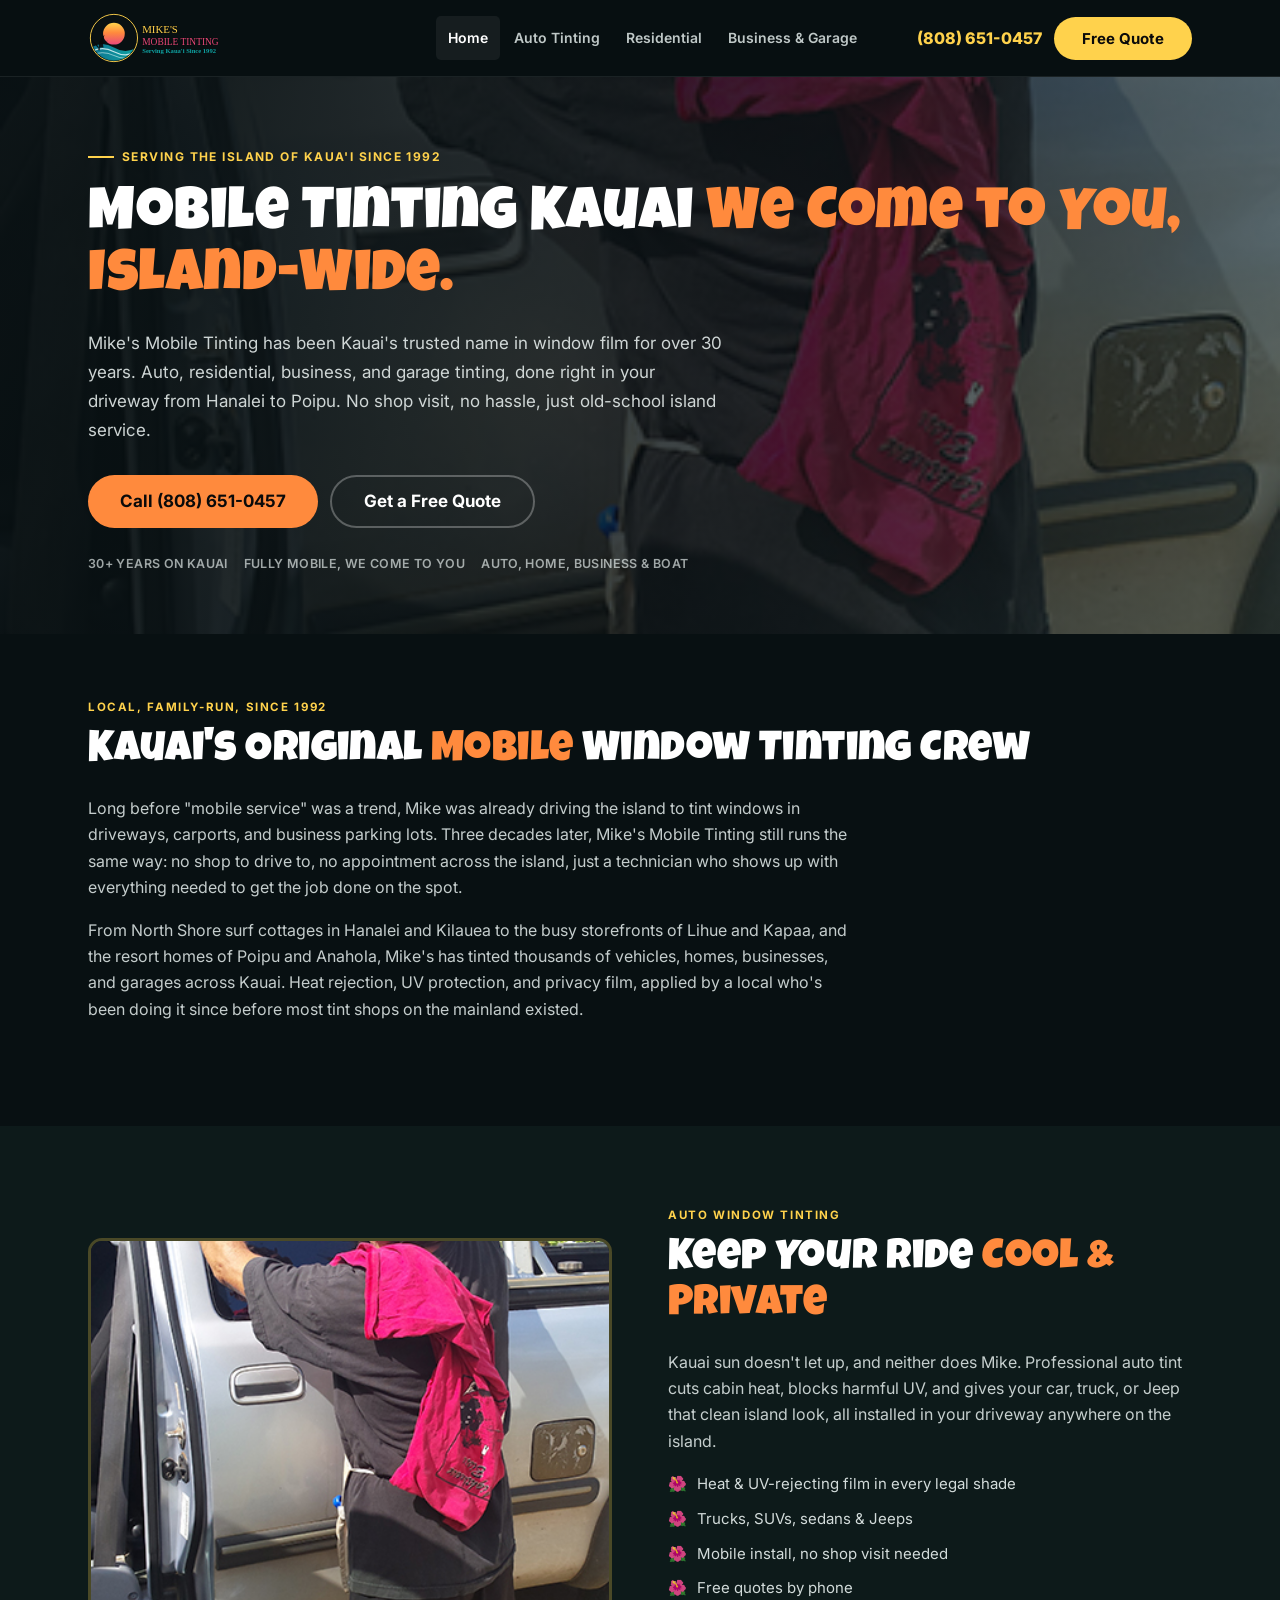
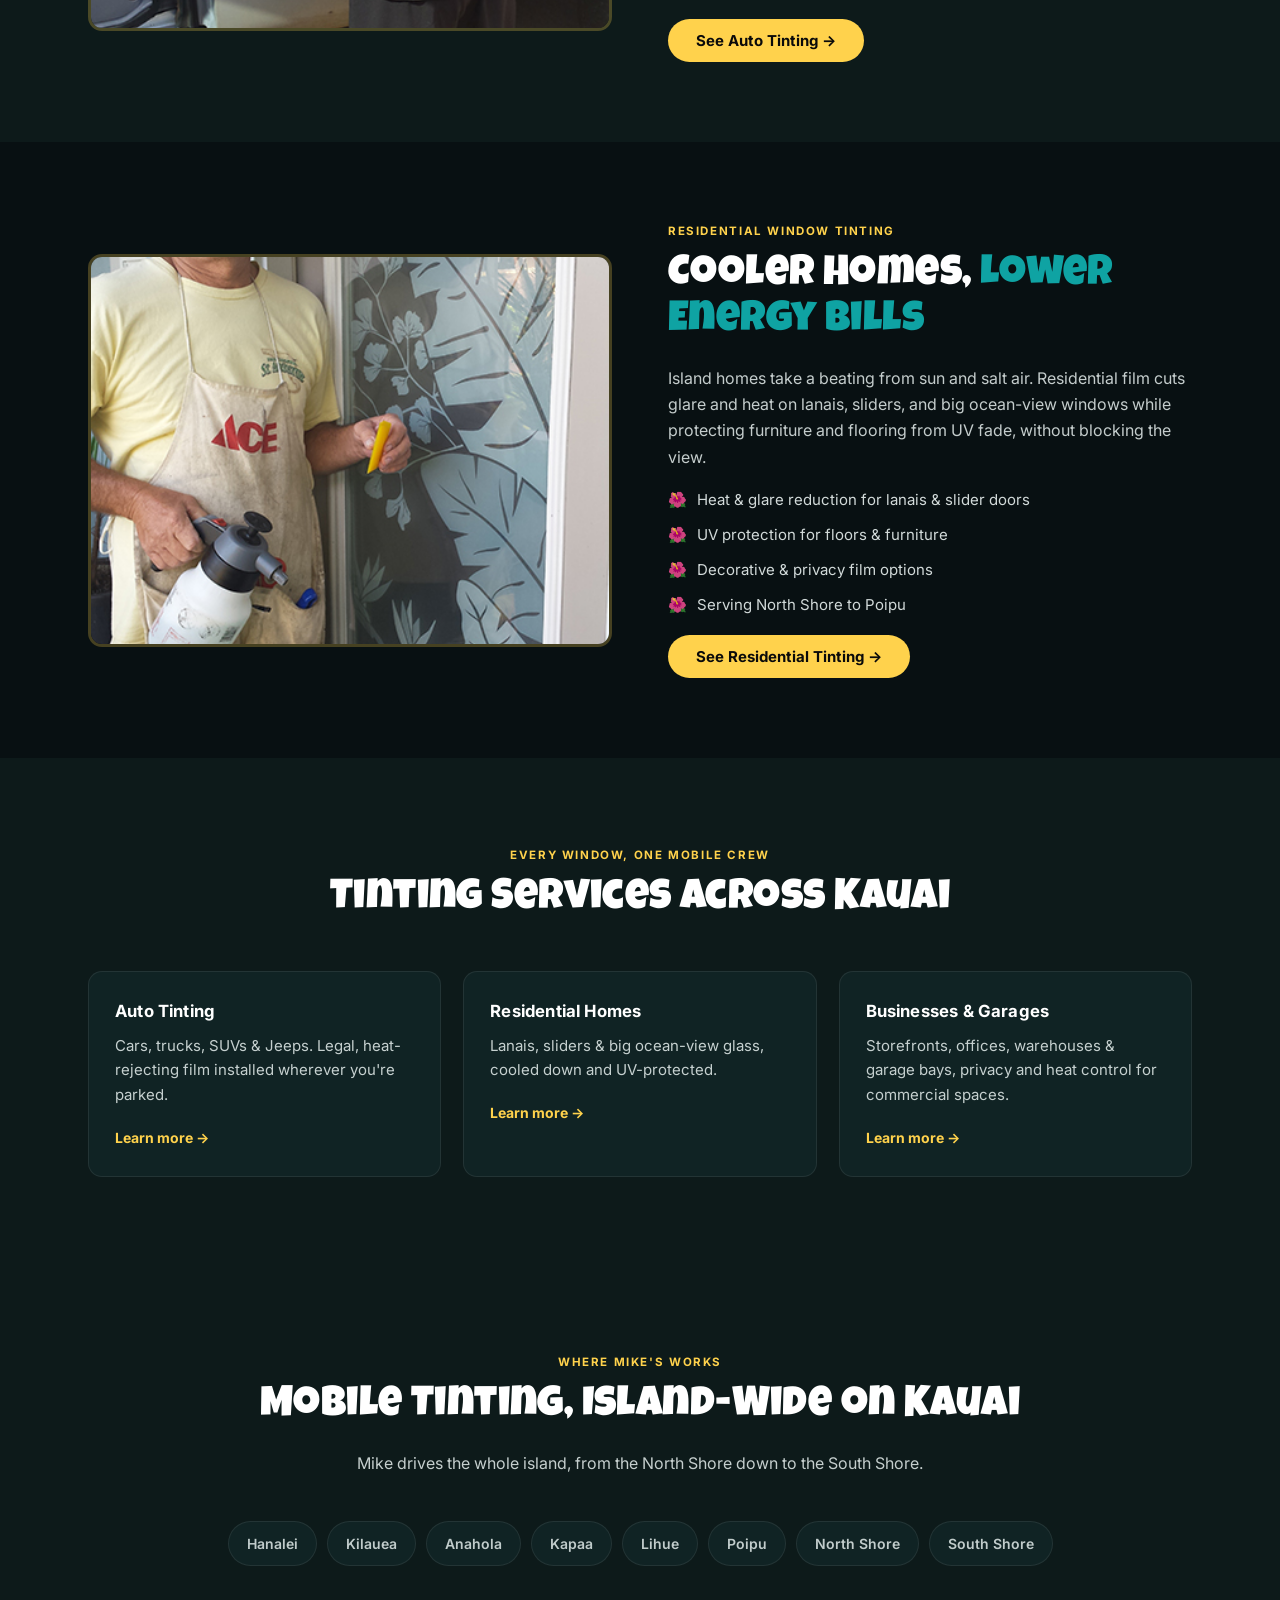
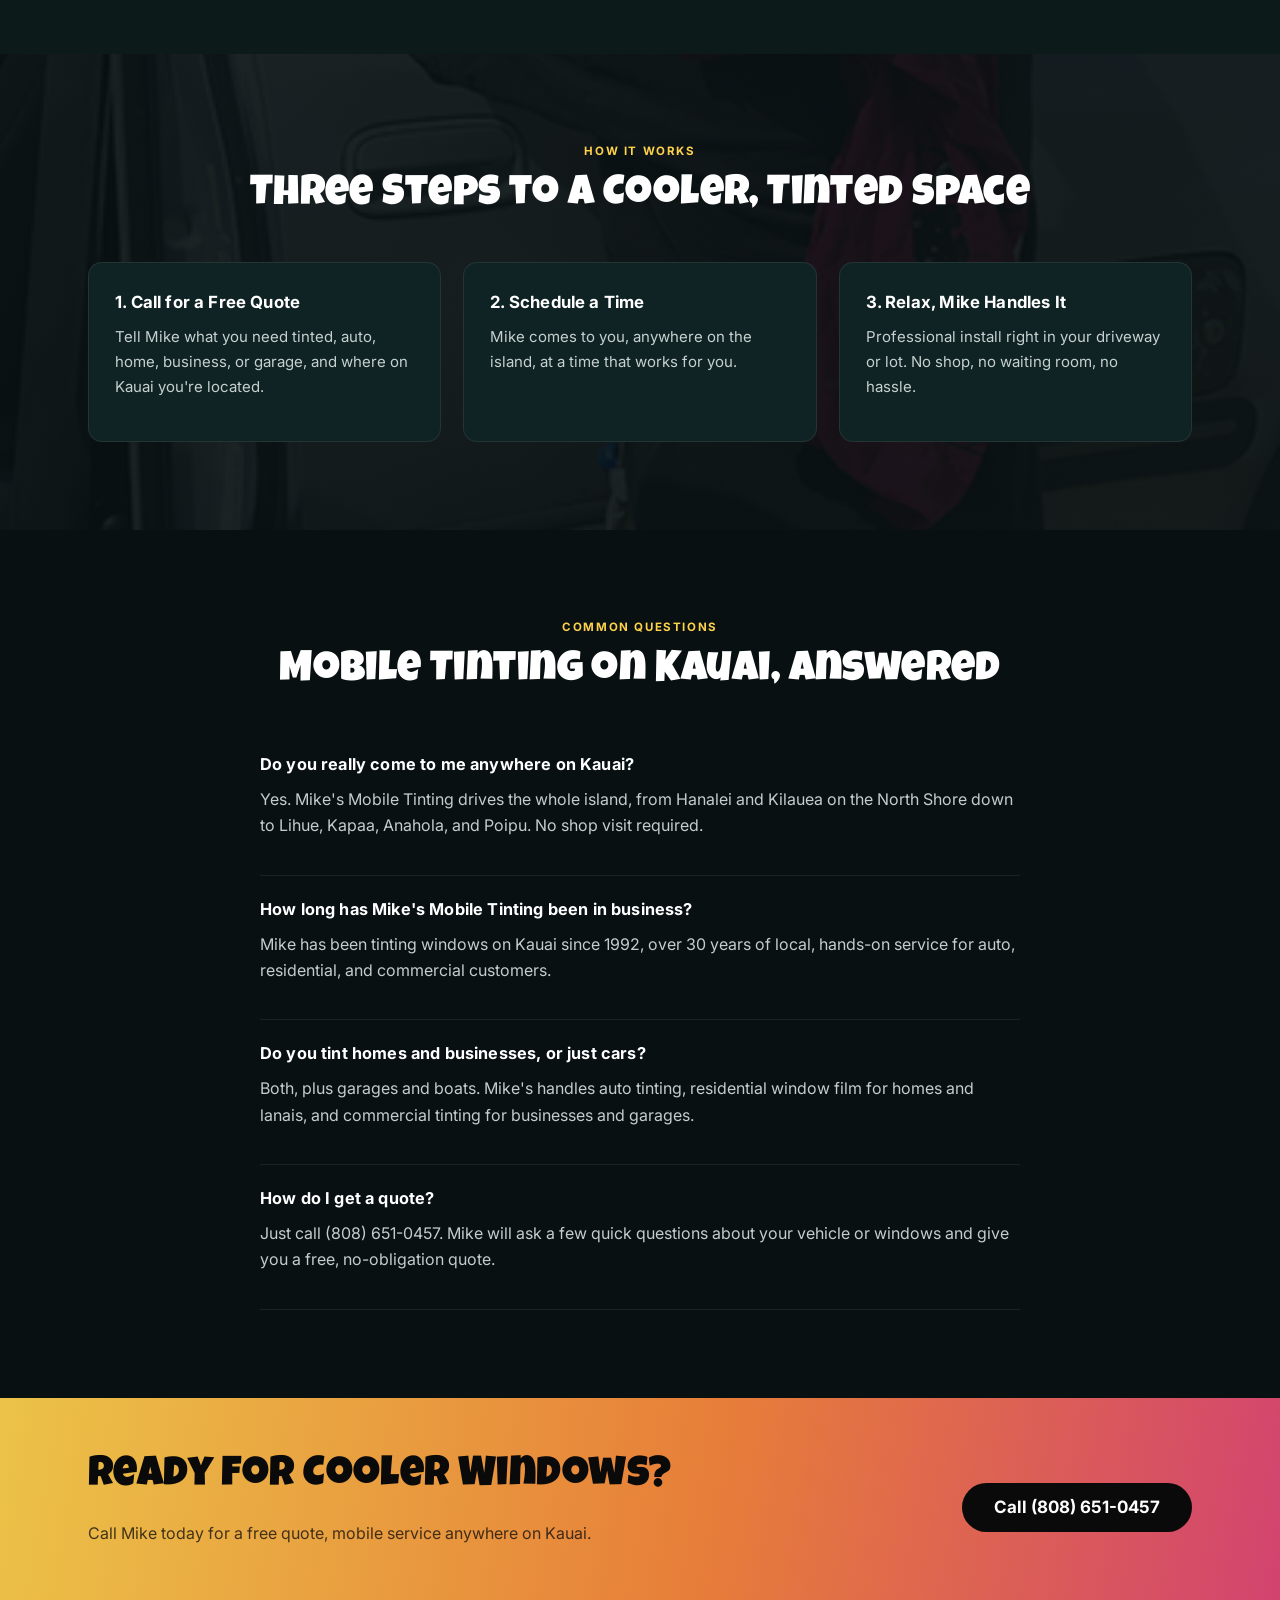
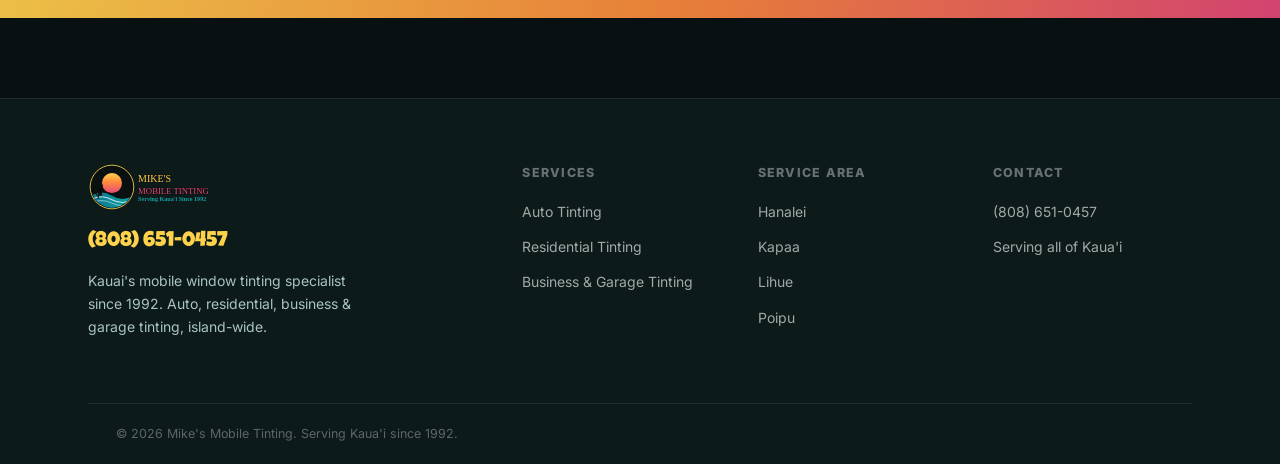
<file: index.html>
<!DOCTYPE html>
<html lang="en">
<head>
<meta charset="UTF-8">
<meta name="viewport" content="width=device-width, initial-scale=1.0">
<title>Mobile Tinting Kauai | Mike's Mobile Tinting - Since 1992</title>
<meta name="description" content="Mobile tinting Kauai trusts since 1992. Mike's Mobile Tinting brings professional auto, residential, business & garage window tinting to your driveway island-wide. Free quote: (808) 651-0457.">
<link rel="canonical" href="https://mikesmobiletinting.com/">
<link rel="icon" type="image/svg+xml" href="/images/logo.svg">
<meta property="og:title" content="Mobile Tinting Kauai | Mike's Mobile Tinting">
<meta property="og:description" content="Kauai's mobile window tinting pro since 1992. Auto, residential, business & garage tinting - we come to you.">
<meta property="og:type" content="website">
<link rel="preconnect" href="https://fonts.googleapis.com">
<link rel="preconnect" href="https://fonts.gstatic.com" crossorigin>
<link href="https://fonts.googleapis.com/css2?family=Luckiest+Guy&family=Dancing+Script:wght@600;700&family=Inter:wght@400;500;600;700;800&display=swap" rel="stylesheet">
<link rel="stylesheet" href="/css/site.css">
<script type="application/ld+json">{"@context":"https://schema.org","@type":"LocalBusiness","name":"Mike's Mobile Tinting","image":"https://mikesmobiletinting.com/images/logo.svg","telephone":"+18086510457","url":"https://mikesmobiletinting.com","address":{"@type":"PostalAddress","addressLocality":"Kapaa","addressRegion":"HI","addressCountry":"US"},"areaServed":[{"@type":"City","name":"Lihue"},{"@type":"City","name":"Kapaa"},{"@type":"City","name":"Hanalei"},{"@type":"City","name":"Poipu"},{"@type":"City","name":"Anahola"},{"@type":"City","name":"Kilauea"},{"@type":"Place","name":"North Shore Kauai"}],"priceRange":"$$","foundingDate":"1992"}</script>
</head>
<body>

<nav class="nav">
  <div class="container nav-inner">
    <a href="/" class="logo"><img src="/images/logo.svg" alt="Mike's Mobile Tinting - Kauai"></a>
    <div class="nav-menu">
      <a href="/" class="nav-link active">Home</a>
      <a href="/services/auto-window-tinting.html" class="nav-link">Auto Tinting</a>
      <a href="/services/residential-window-tinting.html" class="nav-link">Residential</a>
      <a href="/services/commercial-garage-tinting.html" class="nav-link">Business &amp; Garage</a>
    </div>
    <div class="nav-right">
      <a href="tel:+18086510457" class="nav-phone">(808) 651-0457</a>
      <a href="tel:+18086510457" class="btn btn-gold">Free Quote</a>
    </div>
    <button class="menu-toggle" onclick="document.querySelector('.mobile-menu').classList.toggle('open')"><span></span><span></span><span></span></button>
  </div>
  <div class="mobile-menu">
    <a href="/" class="mob-link">Home</a>
    <a href="/services/auto-window-tinting.html" class="mob-link">Auto Tinting</a>
    <a href="/services/residential-window-tinting.html" class="mob-link">Residential Tinting</a>
    <a href="/services/commercial-garage-tinting.html" class="mob-link">Business &amp; Garage Tinting</a>
    <a href="tel:+18086510457" class="mob-phone">&#128222; (808) 651-0457</a>
  </div>
</nav>

<main>

<section class="hero">
  <div class="hero-bg" style="background-image:url('/images/mike-tinting-truck-kauai.jpg')"></div>
  <div class="hero-overlay"></div>
  <div class="container hero-in">
    <div class="eyebrow"><span></span>Serving the Island of Kaua'i Since 1992</div>
    <h1>Mobile Tinting Kauai <span class="hl">We Come to You, Island-Wide.</span></h1>
    <p class="hero-sub">Mike's Mobile Tinting has been Kauai's trusted name in window film for over 30 years. Auto, residential, business, and garage tinting, done right in your driveway from Hanalei to Poipu. No shop visit, no hassle, just old-school island service.</p>
    <div class="hero-btns">
      <a href="tel:+18086510457" class="btn btn-sunset btn-lg">Call (808) 651-0457</a>
      <a href="#quote" class="btn btn-ghost btn-lg">Get a Free Quote</a>
    </div>
    <div class="trust-row">
      <div class="trust-item">30+ Years on Kauai</div>
      <div class="trust-item">Fully Mobile, We Come to You</div>
      <div class="trust-item">Auto, Home, Business &amp; Boat</div>
    </div>
  </div>
</section>

<section class="section" style="padding-top:64px">
  <div class="container">
    <span class="eyebrow-sm">Local, Family-Run, Since 1992</span>
    <h2>Kauai's Original <span style="color:var(--sunset)">Mobile</span> Window Tinting Crew</h2>
    <p style="max-width:760px">Long before "mobile service" was a trend, Mike was already driving the island to tint windows in driveways, carports, and business parking lots. Three decades later, Mike's Mobile Tinting still runs the same way: no shop to drive to, no appointment across the island, just a technician who shows up with everything needed to get the job done on the spot.</p>
    <p style="max-width:760px">From North Shore surf cottages in Hanalei and Kilauea to the busy storefronts of Lihue and Kapaa, and the resort homes of Poipu and Anahola, Mike's has tinted thousands of vehicles, homes, businesses, and garages across Kauai. Heat rejection, UV protection, and privacy film, applied by a local who's been doing it since before most tint shops on the mainland existed.</p>
  </div>
</section>

<section class="service-block" style="background:var(--bg1);padding:80px 0">
  <div class="container">
    <div class="grid2">
      <div class="photo">
        <img src="/images/mike-tinting-truck-kauai.jpg" alt="Mike's Mobile Tinting applying auto window tint to a truck in Kauai" loading="lazy">
      </div>
      <div>
        <span class="eyebrow-sm">Auto Window Tinting</span>
        <h2>Keep Your Ride <span style="color:var(--sunset)">Cool &amp; Private</span></h2>
        <p>Kauai sun doesn't let up, and neither does Mike. Professional auto tint cuts cabin heat, blocks harmful UV, and gives your car, truck, or Jeep that clean island look, all installed in your driveway anywhere on the island.</p>
        <ul class="checks">
          <li>Heat &amp; UV-rejecting film in every legal shade</li>
          <li>Trucks, SUVs, sedans &amp; Jeeps</li>
          <li>Mobile install, no shop visit needed</li>
          <li>Free quotes by phone</li>
        </ul>
        <a href="/services/auto-window-tinting.html" class="btn btn-gold">See Auto Tinting &rarr;</a>
      </div>
    </div>
  </div>
</section>

<section class="service-block" style="padding:80px 0">
  <div class="container">
    <div class="grid2">
      <div style="order:2">
        <span class="eyebrow-sm">Residential Window Tinting</span>
        <h2>Cooler Homes, <span style="color:var(--teal)">Lower Energy Bills</span></h2>
        <p>Island homes take a beating from sun and salt air. Residential film cuts glare and heat on lanais, sliders, and big ocean-view windows while protecting furniture and flooring from UV fade, without blocking the view.</p>
        <ul class="checks">
          <li>Heat &amp; glare reduction for lanais &amp; slider doors</li>
          <li>UV protection for floors &amp; furniture</li>
          <li>Decorative &amp; privacy film options</li>
          <li>Serving North Shore to Poipu</li>
        </ul>
        <a href="/services/residential-window-tinting.html" class="btn btn-gold">See Residential Tinting &rarr;</a>
      </div>
      <div class="photo" style="order:1">
        <img src="/images/mike-residential-tint-kauai.jpg" alt="Mike's Mobile Tinting installing residential window film in Kauai" loading="lazy">
      </div>
    </div>
  </div>
</section>

<section class="section" style="background:var(--bg1)">
  <div class="container">
    <div style="text-align:center;margin-bottom:48px">
      <span class="eyebrow-sm">Every Window, One Mobile Crew</span>
      <h2>Tinting Services Across Kauai</h2>
    </div>
    <div class="grid3">
      <div class="card">
        <h4>Auto Tinting</h4>
        <p style="font-size:.9375rem">Cars, trucks, SUVs &amp; Jeeps. Legal, heat-rejecting film installed wherever you're parked.</p>
        <a href="/services/auto-window-tinting.html" style="color:var(--gold);font-size:.875rem;font-weight:700">Learn more &rarr;</a>
      </div>
      <div class="card">
        <h4>Residential Homes</h4>
        <p style="font-size:.9375rem">Lanais, sliders &amp; big ocean-view glass, cooled down and UV-protected.</p>
        <a href="/services/residential-window-tinting.html" style="color:var(--gold);font-size:.875rem;font-weight:700">Learn more &rarr;</a>
      </div>
      <div class="card">
        <h4>Businesses &amp; Garages</h4>
        <p style="font-size:.9375rem">Storefronts, offices, warehouses &amp; garage bays, privacy and heat control for commercial spaces.</p>
        <a href="/services/commercial-garage-tinting.html" style="color:var(--gold);font-size:.875rem;font-weight:700">Learn more &rarr;</a>
      </div>
    </div>
  </div>
</section>

<section class="section" style="background:var(--bg1)">
  <div class="container">
    <div style="text-align:center;margin-bottom:44px">
      <span class="eyebrow-sm">Where Mike's Works</span>
      <h2>Mobile Tinting, Island-Wide on Kauai</h2>
      <p style="max-width:640px;margin:0 auto">Mike drives the whole island, from the North Shore down to the South Shore.</p>
    </div>
    <div class="area-grid" style="justify-content:center">
      <span class="area-pill">Hanalei</span>
      <span class="area-pill">Kilauea</span>
      <span class="area-pill">Anahola</span>
      <span class="area-pill">Kapaa</span>
      <span class="area-pill">Lihue</span>
      <span class="area-pill">Poipu</span>
      <span class="area-pill">North Shore</span>
      <span class="area-pill">South Shore</span>
    </div>
  </div>
</section>

<section class="section how-it-works">
  <div class="container">
    <div style="text-align:center;margin-bottom:44px">
      <span class="eyebrow-sm">How It Works</span>
      <h2>Three Steps to a Cooler, Tinted Space</h2>
    </div>
    <div class="grid3">
      <div class="card"><h4>1. Call for a Free Quote</h4><p style="font-size:.9375rem">Tell Mike what you need tinted, auto, home, business, or garage, and where on Kauai you're located.</p></div>
      <div class="card"><h4>2. Schedule a Time</h4><p style="font-size:.9375rem">Mike comes to you, anywhere on the island, at a time that works for you.</p></div>
      <div class="card"><h4>3. Relax, Mike Handles It</h4><p style="font-size:.9375rem">Professional install right in your driveway or lot. No shop, no waiting room, no hassle.</p></div>
    </div>
  </div>
</section>

<section class="section" id="quote">
  <div class="container">
    <div style="text-align:center;margin-bottom:36px">
      <span class="eyebrow-sm">Common Questions</span>
      <h2>Mobile Tinting on Kauai, Answered</h2>
    </div>
    <div style="max-width:760px;margin:0 auto">
      <div class="faq-item"><h4>Do you really come to me anywhere on Kauai?</h4><p>Yes. Mike's Mobile Tinting drives the whole island, from Hanalei and Kilauea on the North Shore down to Lihue, Kapaa, Anahola, and Poipu. No shop visit required.</p></div>
      <div class="faq-item"><h4>How long has Mike's Mobile Tinting been in business?</h4><p>Mike has been tinting windows on Kauai since 1992, over 30 years of local, hands-on service for auto, residential, and commercial customers.</p></div>
      <div class="faq-item"><h4>Do you tint homes and businesses, or just cars?</h4><p>Both, plus garages and boats. Mike's handles auto tinting, residential window film for homes and lanais, and commercial tinting for businesses and garages.</p></div>
      <div class="faq-item"><h4>How do I get a quote?</h4><p>Just call (808) 651-0457. Mike will ask a few quick questions about your vehicle or windows and give you a free, no-obligation quote.</p></div>
    </div>
  </div>
</section>

<section class="cta-strip">
  <div class="container" style="display:flex;justify-content:space-between;align-items:center;flex-wrap:wrap;gap:24px">
    <div>
      <h2>Ready for Cooler Windows?</h2>
      <p>Call Mike today for a free quote, mobile service anywhere on Kauai.</p>
    </div>
    <div style="display:flex;gap:12px;flex-wrap:wrap">
      <a href="tel:+18086510457" class="btn btn-dark btn-lg">Call (808) 651-0457</a>
    </div>
  </div>
</section>

</main>

<footer class="footer">
  <div class="container">
    <div class="footer-inner">
      <div class="footer-brand">
        <img src="/images/logo.svg" alt="Mike's Mobile Tinting">
        <span class="footer-phone">(808) 651-0457</span>
        <p>Kauai's mobile window tinting specialist since 1992. Auto, residential, business &amp; garage tinting, island-wide.</p>
      </div>
      <div class="footer-col">
        <h4>Services</h4>
        <ul>
          <li><a href="/services/auto-window-tinting.html">Auto Tinting</a></li>
          <li><a href="/services/residential-window-tinting.html">Residential Tinting</a></li>
          <li><a href="/services/commercial-garage-tinting.html">Business &amp; Garage Tinting</a></li>
        </ul>
      </div>
      <div class="footer-col">
        <h4>Service Area</h4>
        <ul>
          <li><a href="#">Hanalei</a></li>
          <li><a href="#">Kapaa</a></li>
          <li><a href="#">Lihue</a></li>
          <li><a href="#">Poipu</a></li>
        </ul>
      </div>
      <div class="footer-col">
        <h4>Contact</h4>
        <ul>
          <li><a href="tel:+18086510457">(808) 651-0457</a></li>
          <li><a href="#">Serving all of Kaua'i</a></li>
        </ul>
      </div>
    </div>
    <div class="footer-bottom">
      <div class="container footer-bottom-inner">
        <span>&copy; 2026 Mike's Mobile Tinting. Serving Kaua'i since 1992.</span>
      </div>
    </div>
  </div>
</footer>

<div class="sticky-cta">
  <a href="tel:+18086510457" class="btn btn-gold">Call (808) 651-0457</a>
</div>

</body>
</html>
</file>
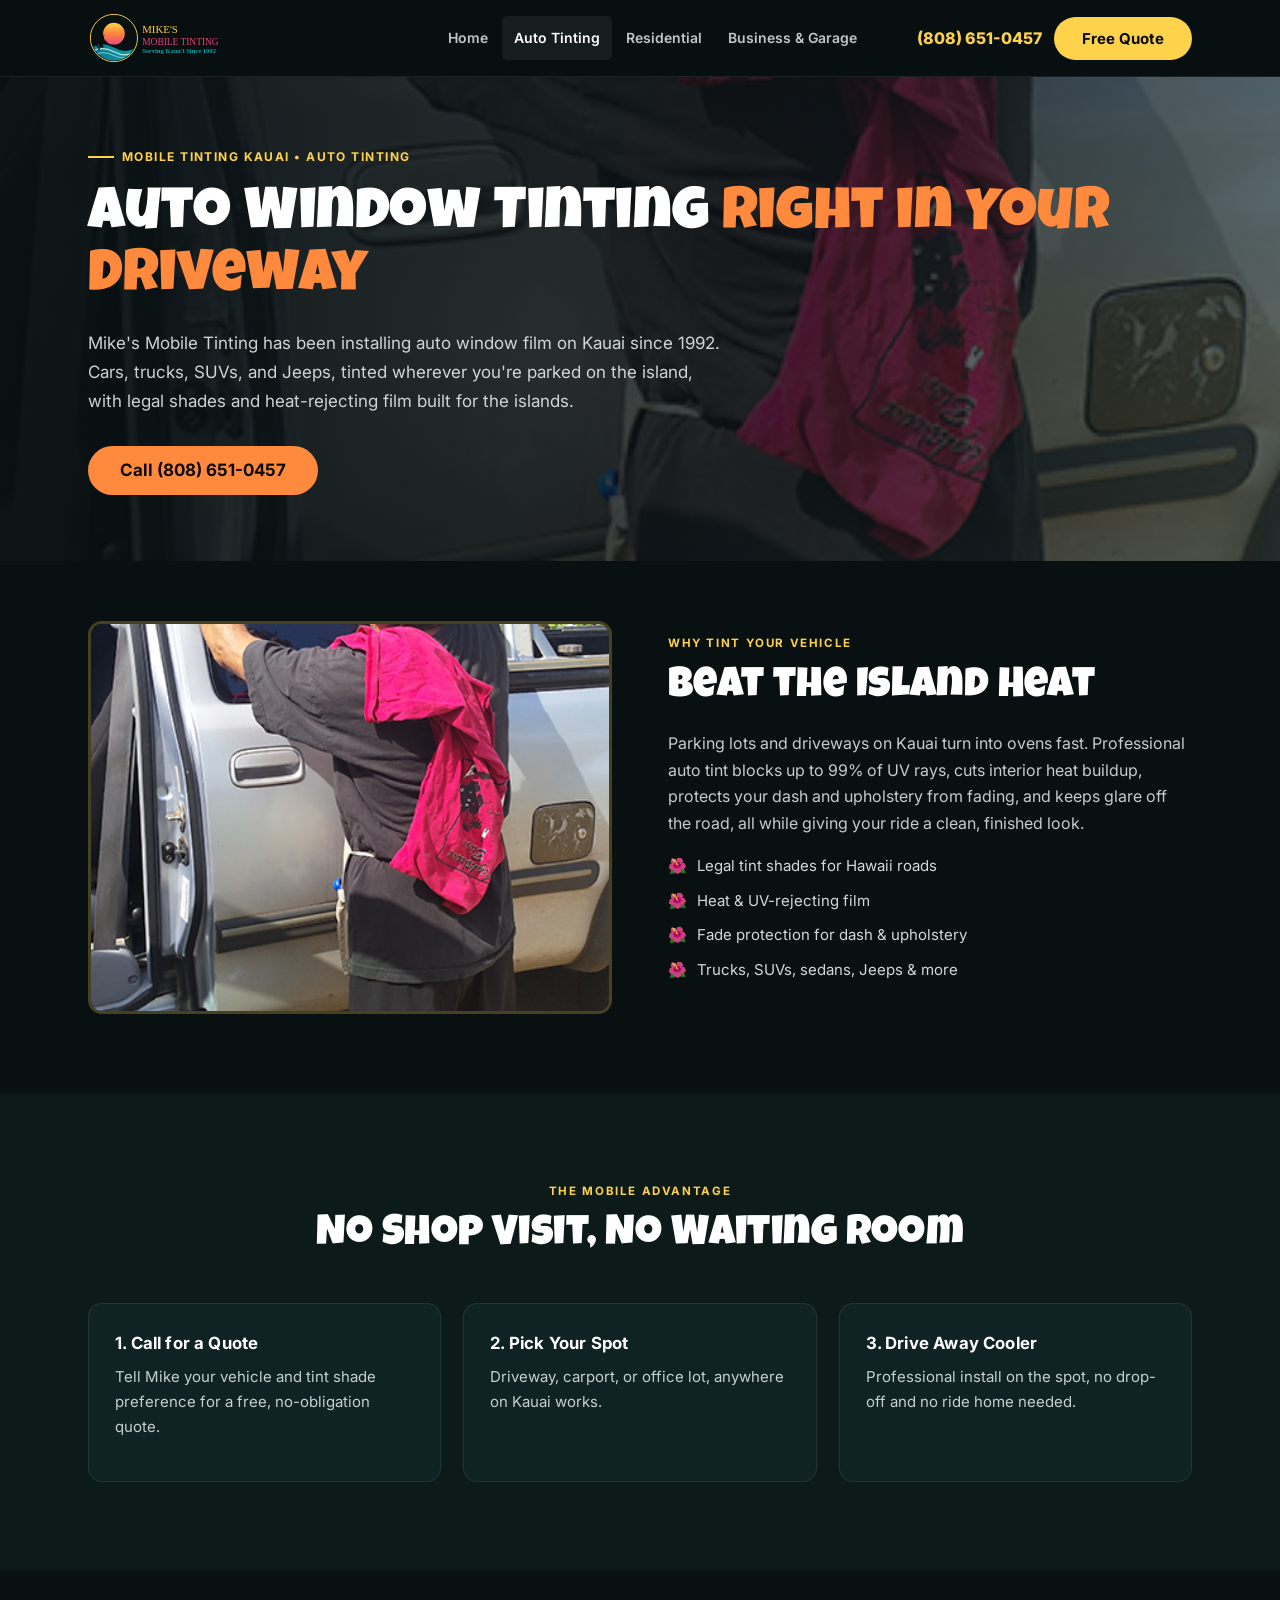
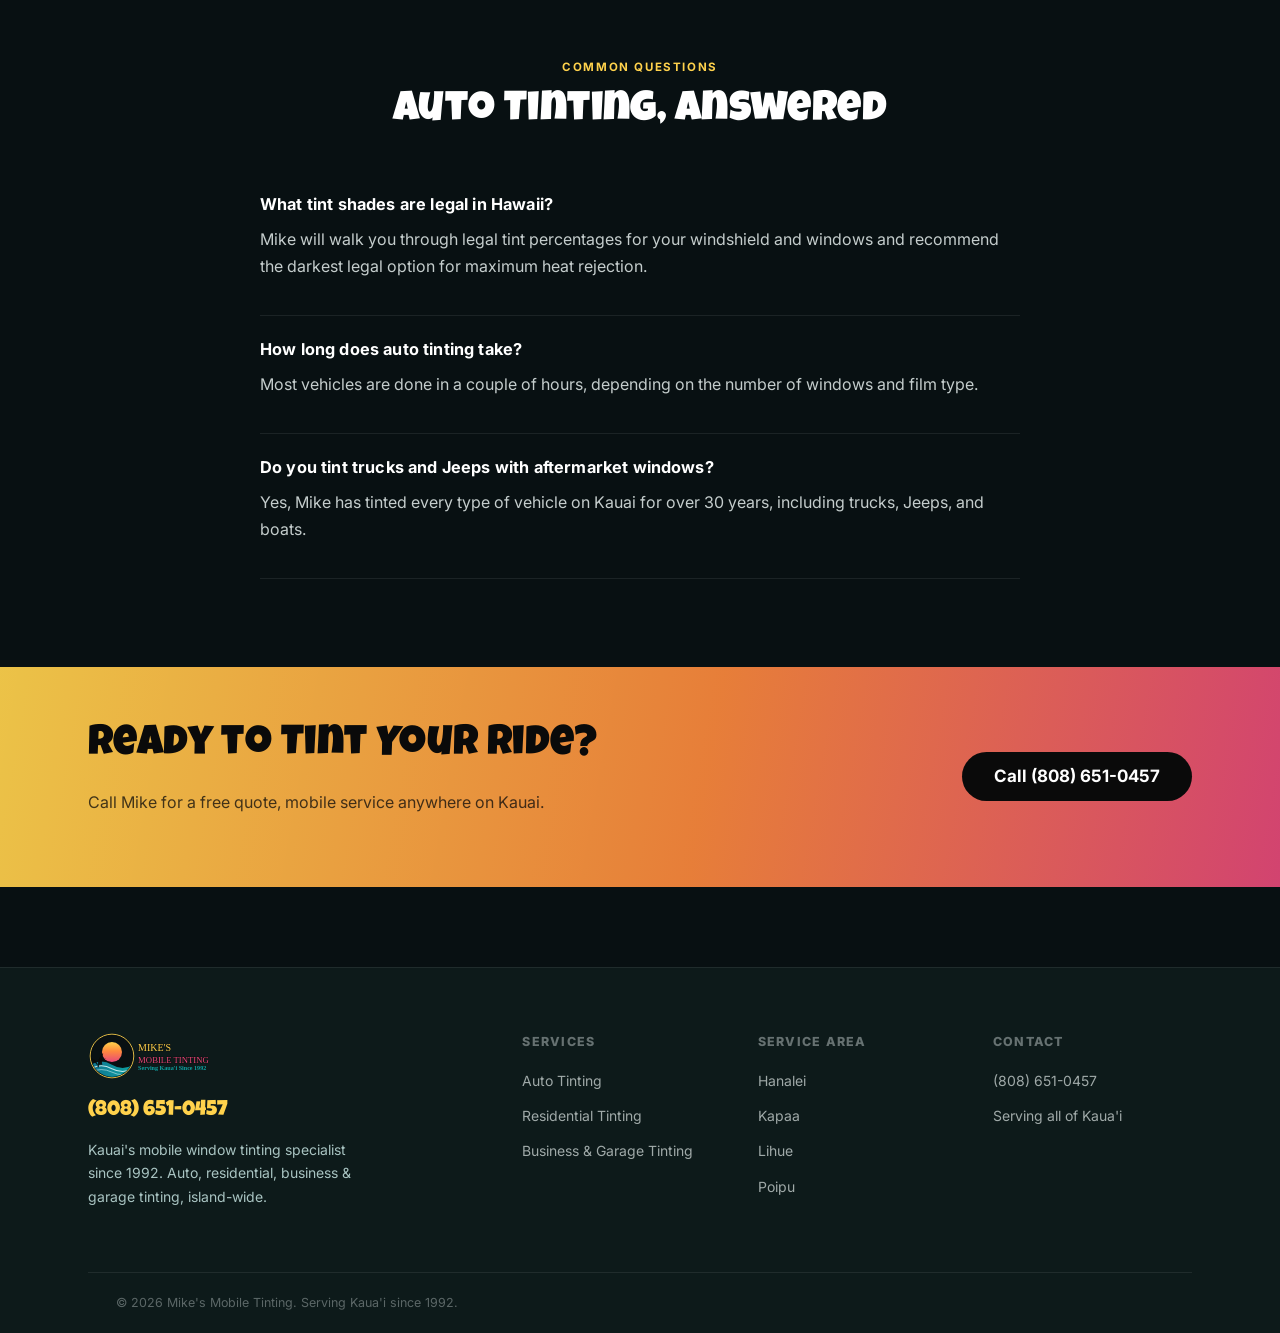
<file: services/auto-window-tinting.html>
<!DOCTYPE html>
<html lang="en">
<head>
<meta charset="UTF-8">
<meta name="viewport" content="width=device-width, initial-scale=1.0">
<title>Auto Window Tinting Kauai | Mike's Mobile Tinting</title>
<meta name="description" content="Mobile auto window tinting on Kauai. Cars, trucks, SUVs & Jeeps tinted in your driveway, island-wide. Free quote: (808) 651-0457.">
<link rel="canonical" href="https://mikesmobiletinting.com/services/auto-window-tinting.html">
<link rel="icon" type="image/svg+xml" href="/images/logo.svg">
<link rel="preconnect" href="https://fonts.googleapis.com">
<link rel="preconnect" href="https://fonts.gstatic.com" crossorigin>
<link href="https://fonts.googleapis.com/css2?family=Luckiest+Guy&family=Dancing+Script:wght@600;700&family=Inter:wght@400;500;600;700;800&display=swap" rel="stylesheet">
<link rel="stylesheet" href="/css/site.css">
<script type="application/ld+json">{"@context":"https://schema.org","@type":"Service","serviceType":"Automotive Window Tinting","provider":{"@type":"LocalBusiness","name":"Mike's Mobile Tinting","telephone":"+18086510457"},"areaServed":"Kauai, Hawaii"}</script>
</head>
<body>

<nav class="nav">
  <div class="container nav-inner">
    <a href="/" class="logo"><img src="/images/logo.svg" alt="Mike's Mobile Tinting - Kauai"></a>
    <div class="nav-menu">
      <a href="/" class="nav-link">Home</a>
      <a href="/services/auto-window-tinting.html" class="nav-link active">Auto Tinting</a>
      <a href="/services/residential-window-tinting.html" class="nav-link">Residential</a>
      <a href="/services/commercial-garage-tinting.html" class="nav-link">Business &amp; Garage</a>
    </div>
    <div class="nav-right">
      <a href="tel:+18086510457" class="nav-phone">(808) 651-0457</a>
      <a href="tel:+18086510457" class="btn btn-gold">Free Quote</a>
    </div>
    <button class="menu-toggle" onclick="document.querySelector('.mobile-menu').classList.toggle('open')"><span></span><span></span><span></span></button>
  </div>
  <div class="mobile-menu">
    <a href="/" class="mob-link">Home</a>
    <a href="/services/auto-window-tinting.html" class="mob-link">Auto Tinting</a>
    <a href="/services/residential-window-tinting.html" class="mob-link">Residential Tinting</a>
    <a href="/services/commercial-garage-tinting.html" class="mob-link">Business &amp; Garage Tinting</a>
    <a href="tel:+18086510457" class="mob-phone">&#128222; (808) 651-0457</a>
  </div>
</nav>

<main>

<section class="hero" style="padding-bottom:40px">
  <div class="hero-bg" style="background-image:url('/images/mike-tinting-truck-kauai.jpg')"></div>
  <div class="hero-overlay"></div>
  <div class="container hero-in">
    <div class="eyebrow"><span></span>Mobile Tinting Kauai &bull; Auto Tinting</div>
    <h1>Auto Window Tinting <span class="hl">Right in Your Driveway</span></h1>
    <p class="hero-sub">Mike's Mobile Tinting has been installing auto window film on Kauai since 1992. Cars, trucks, SUVs, and Jeeps, tinted wherever you're parked on the island, with legal shades and heat-rejecting film built for the islands.</p>
    <div class="hero-btns">
      <a href="tel:+18086510457" class="btn btn-sunset btn-lg">Call (808) 651-0457</a>
    </div>
  </div>
</section>

<section class="service-block" style="padding:60px 0 80px">
  <div class="container">
    <div class="grid2">
      <div class="photo">
        <img src="/images/mike-tinting-truck-kauai.jpg" alt="Mike's Mobile Tinting applying mobile auto window tint to a truck on Kauai" loading="lazy">
      </div>
      <div>
        <span class="eyebrow-sm">Why Tint Your Vehicle</span>
        <h2>Beat the Island Heat</h2>
        <p>Parking lots and driveways on Kauai turn into ovens fast. Professional auto tint blocks up to 99% of UV rays, cuts interior heat buildup, protects your dash and upholstery from fading, and keeps glare off the road, all while giving your ride a clean, finished look.</p>
        <ul class="checks">
          <li>Legal tint shades for Hawaii roads</li>
          <li>Heat &amp; UV-rejecting film</li>
          <li>Fade protection for dash &amp; upholstery</li>
          <li>Trucks, SUVs, sedans, Jeeps &amp; more</li>
        </ul>
      </div>
    </div>
  </div>
</section>

<section class="section" style="background:var(--bg1)">
  <div class="container">
    <div style="text-align:center;margin-bottom:44px">
      <span class="eyebrow-sm">The Mobile Advantage</span>
      <h2>No Shop Visit, No Waiting Room</h2>
    </div>
    <div class="grid3">
      <div class="card"><h4>1. Call for a Quote</h4><p style="font-size:.9375rem">Tell Mike your vehicle and tint shade preference for a free, no-obligation quote.</p></div>
      <div class="card"><h4>2. Pick Your Spot</h4><p style="font-size:.9375rem">Driveway, carport, or office lot, anywhere on Kauai works.</p></div>
      <div class="card"><h4>3. Drive Away Cooler</h4><p style="font-size:.9375rem">Professional install on the spot, no drop-off and no ride home needed.</p></div>
    </div>
  </div>
</section>

<section class="section">
  <div class="container">
    <div style="text-align:center;margin-bottom:36px">
      <span class="eyebrow-sm">Common Questions</span>
      <h2>Auto Tinting, Answered</h2>
    </div>
    <div style="max-width:760px;margin:0 auto">
      <div class="faq-item"><h4>What tint shades are legal in Hawaii?</h4><p>Mike will walk you through legal tint percentages for your windshield and windows and recommend the darkest legal option for maximum heat rejection.</p></div>
      <div class="faq-item"><h4>How long does auto tinting take?</h4><p>Most vehicles are done in a couple of hours, depending on the number of windows and film type.</p></div>
      <div class="faq-item"><h4>Do you tint trucks and Jeeps with aftermarket windows?</h4><p>Yes, Mike has tinted every type of vehicle on Kauai for over 30 years, including trucks, Jeeps, and boats.</p></div>
    </div>
  </div>
</section>

<section class="cta-strip">
  <div class="container" style="display:flex;justify-content:space-between;align-items:center;flex-wrap:wrap;gap:24px">
    <div>
      <h2>Ready to Tint Your Ride?</h2>
      <p>Call Mike for a free quote, mobile service anywhere on Kauai.</p>
    </div>
    <div style="display:flex;gap:12px;flex-wrap:wrap">
      <a href="tel:+18086510457" class="btn btn-dark btn-lg">Call (808) 651-0457</a>
    </div>
  </div>
</section>

</main>

<footer class="footer">
  <div class="container">
    <div class="footer-inner">
      <div class="footer-brand">
        <img src="/images/logo.svg" alt="Mike's Mobile Tinting">
        <span class="footer-phone">(808) 651-0457</span>
        <p>Kauai's mobile window tinting specialist since 1992. Auto, residential, business &amp; garage tinting, island-wide.</p>
      </div>
      <div class="footer-col">
        <h4>Services</h4>
        <ul>
          <li><a href="/services/auto-window-tinting.html">Auto Tinting</a></li>
          <li><a href="/services/residential-window-tinting.html">Residential Tinting</a></li>
          <li><a href="/services/commercial-garage-tinting.html">Business &amp; Garage Tinting</a></li>
        </ul>
      </div>
      <div class="footer-col">
        <h4>Service Area</h4>
        <ul>
          <li><a href="#">Hanalei</a></li>
          <li><a href="#">Kapaa</a></li>
          <li><a href="#">Lihue</a></li>
          <li><a href="#">Poipu</a></li>
        </ul>
      </div>
      <div class="footer-col">
        <h4>Contact</h4>
        <ul>
          <li><a href="tel:+18086510457">(808) 651-0457</a></li>
          <li><a href="#">Serving all of Kaua'i</a></li>
        </ul>
      </div>
    </div>
    <div class="footer-bottom">
      <div class="container footer-bottom-inner">
        <span>&copy; 2026 Mike's Mobile Tinting. Serving Kaua'i since 1992.</span>
      </div>
    </div>
  </div>
</footer>

<div class="sticky-cta">
  <a href="tel:+18086510457" class="btn btn-gold">Call (808) 651-0457</a>
</div>

</body>
</html>
</file>
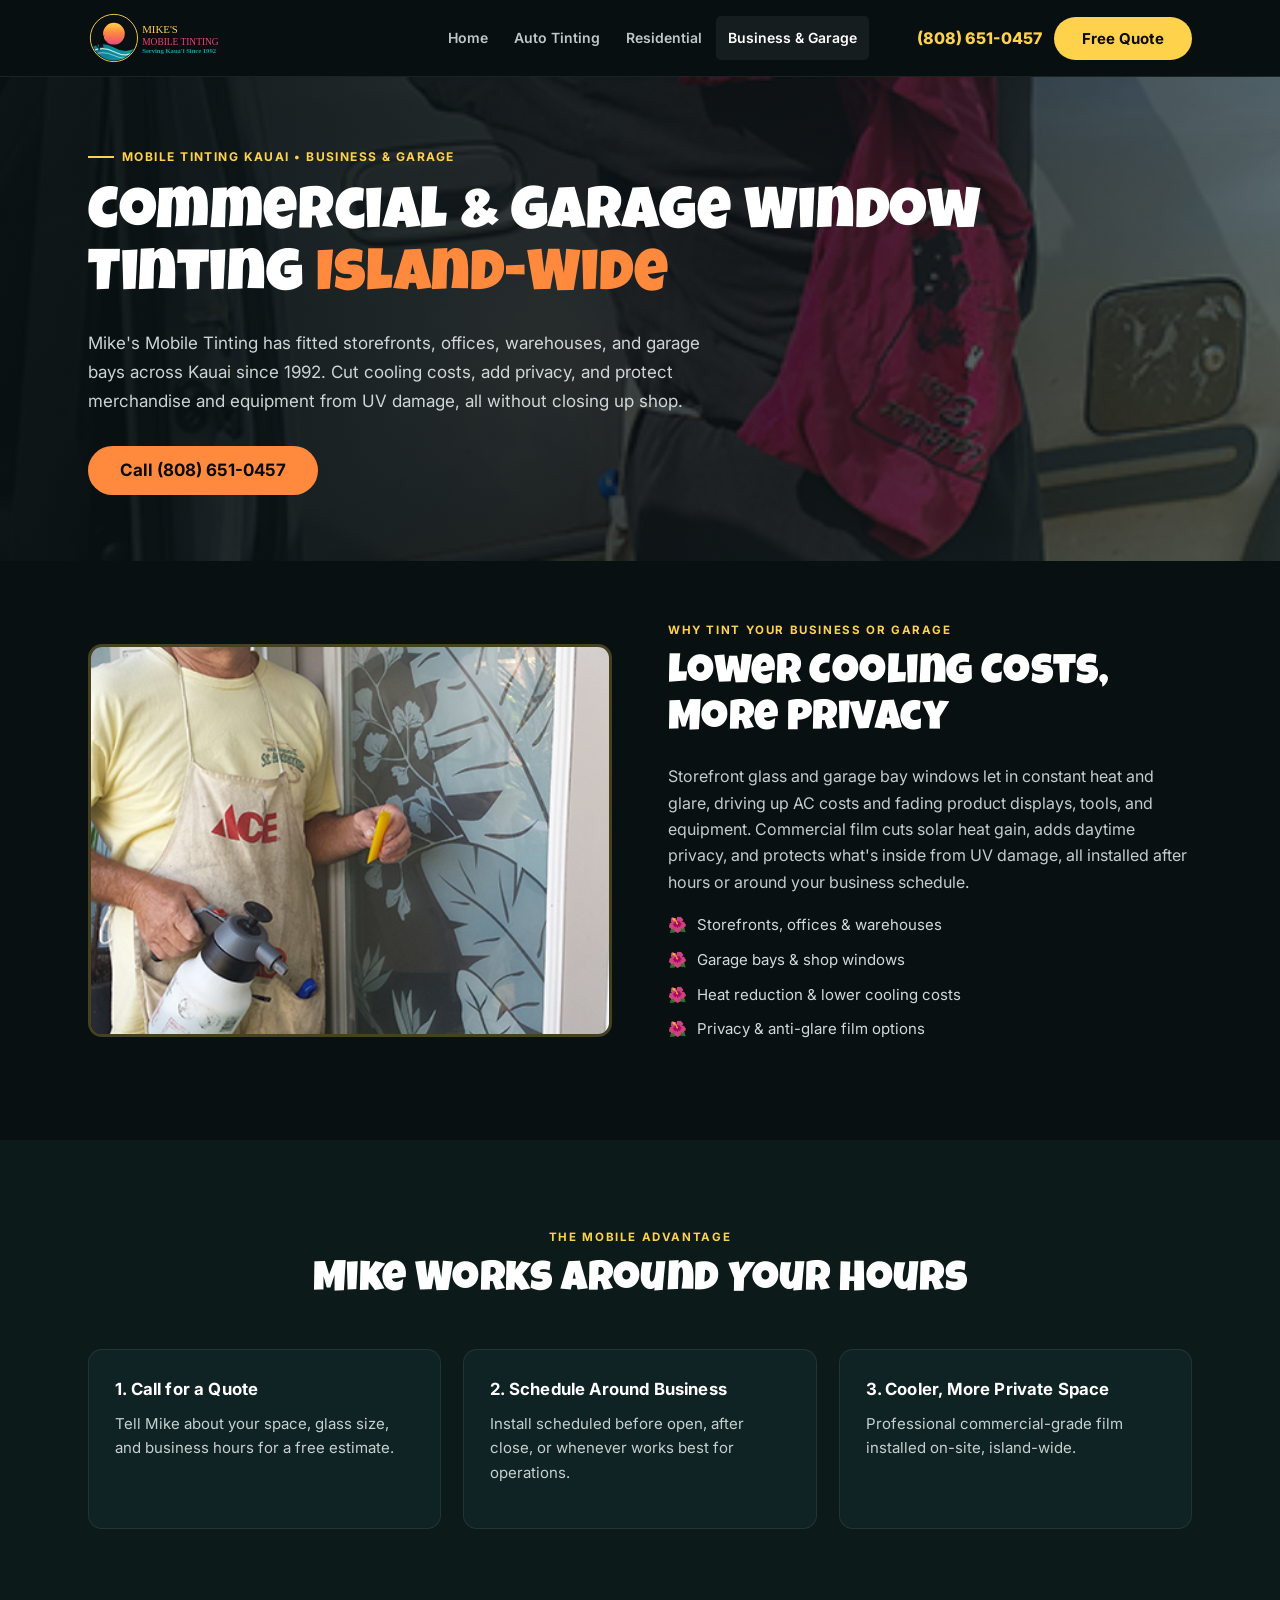
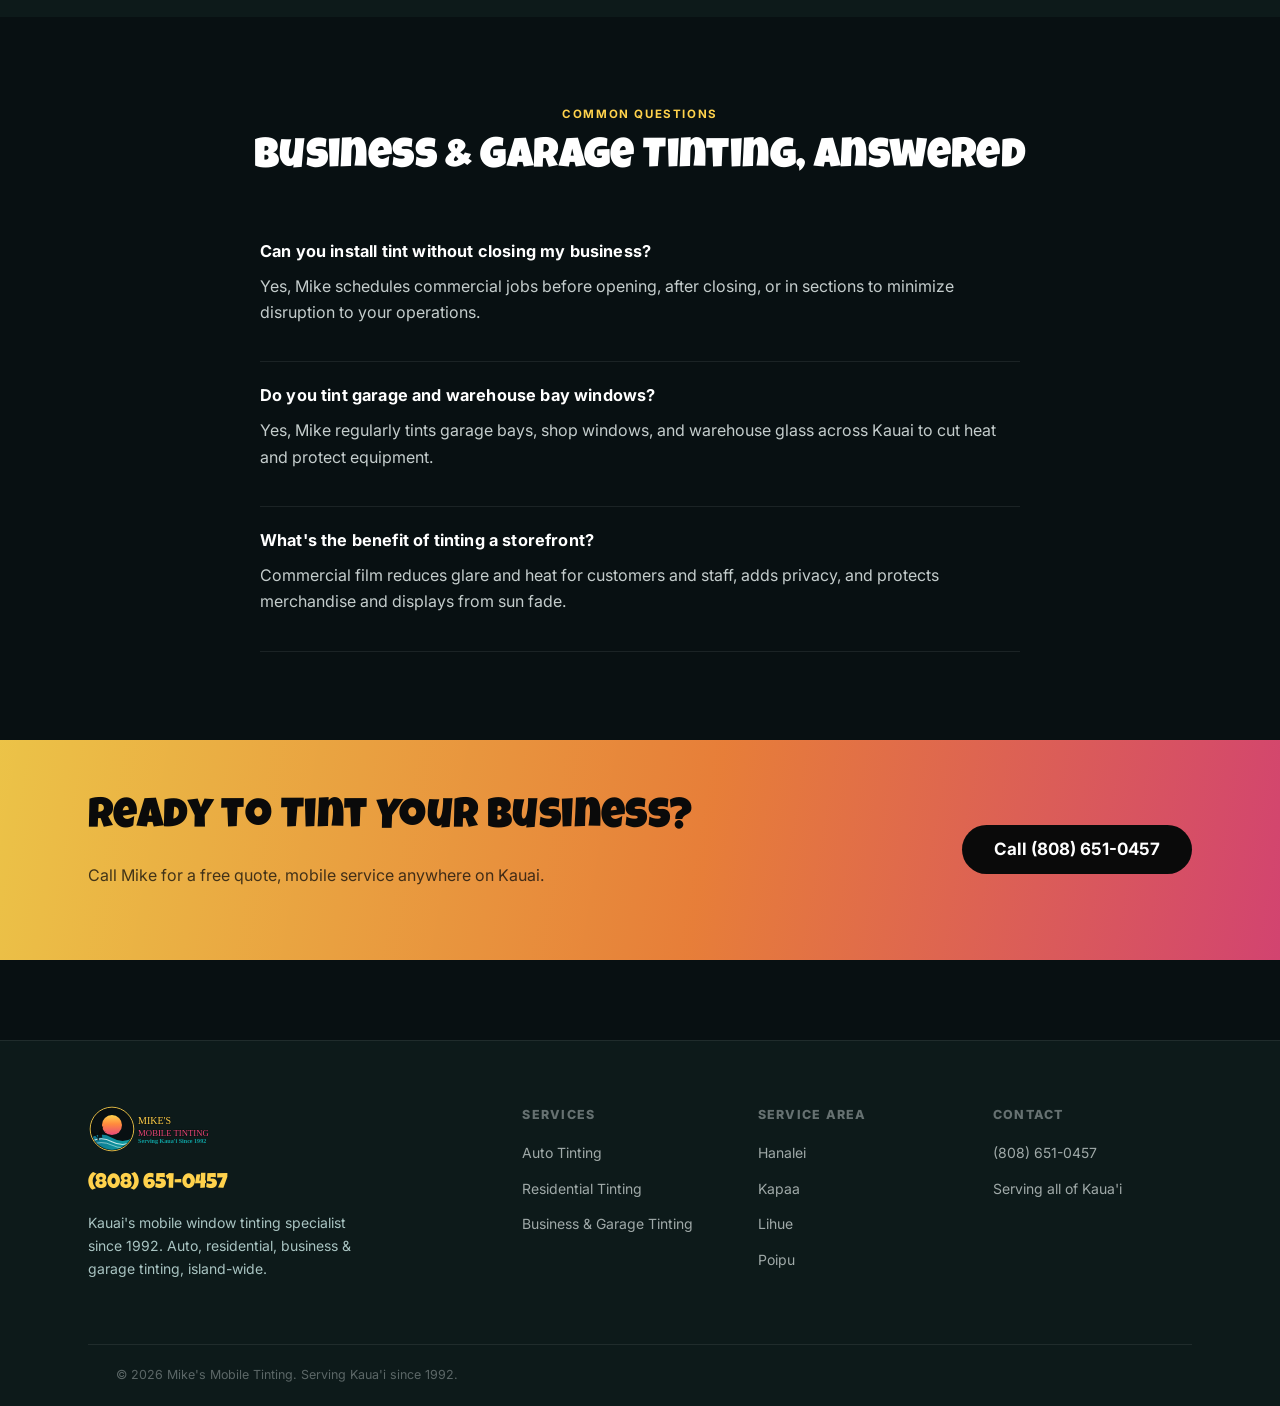
<file: services/commercial-garage-tinting.html>
<!DOCTYPE html>
<html lang="en">
<head>
<meta charset="UTF-8">
<meta name="viewport" content="width=device-width, initial-scale=1.0">
<title>Business &amp; Garage Window Tinting Kauai | Mike's Mobile Tinting</title>
<meta name="description" content="Commercial window tinting for Kauai businesses and garages. Storefronts, offices, warehouses & garage bays. Mobile install island-wide. Free quote: (808) 651-0457.">
<link rel="canonical" href="https://mikesmobiletinting.com/services/commercial-garage-tinting.html">
<link rel="icon" type="image/svg+xml" href="/images/logo.svg">
<link rel="preconnect" href="https://fonts.googleapis.com">
<link rel="preconnect" href="https://fonts.gstatic.com" crossorigin>
<link href="https://fonts.googleapis.com/css2?family=Luckiest+Guy&family=Dancing+Script:wght@600;700&family=Inter:wght@400;500;600;700;800&display=swap" rel="stylesheet">
<link rel="stylesheet" href="/css/site.css">
<script type="application/ld+json">{"@context":"https://schema.org","@type":"Service","serviceType":"Commercial Window Tinting","provider":{"@type":"LocalBusiness","name":"Mike's Mobile Tinting","telephone":"+18086510457"},"areaServed":"Kauai, Hawaii"}</script>
</head>
<body>

<nav class="nav">
  <div class="container nav-inner">
    <a href="/" class="logo"><img src="/images/logo.svg" alt="Mike's Mobile Tinting - Kauai"></a>
    <div class="nav-menu">
      <a href="/" class="nav-link">Home</a>
      <a href="/services/auto-window-tinting.html" class="nav-link">Auto Tinting</a>
      <a href="/services/residential-window-tinting.html" class="nav-link">Residential</a>
      <a href="/services/commercial-garage-tinting.html" class="nav-link active">Business &amp; Garage</a>
    </div>
    <div class="nav-right">
      <a href="tel:+18086510457" class="nav-phone">(808) 651-0457</a>
      <a href="tel:+18086510457" class="btn btn-gold">Free Quote</a>
    </div>
    <button class="menu-toggle" onclick="document.querySelector('.mobile-menu').classList.toggle('open')"><span></span><span></span><span></span></button>
  </div>
  <div class="mobile-menu">
    <a href="/" class="mob-link">Home</a>
    <a href="/services/auto-window-tinting.html" class="mob-link">Auto Tinting</a>
    <a href="/services/residential-window-tinting.html" class="mob-link">Residential Tinting</a>
    <a href="/services/commercial-garage-tinting.html" class="mob-link">Business &amp; Garage Tinting</a>
    <a href="tel:+18086510457" class="mob-phone">&#128222; (808) 651-0457</a>
  </div>
</nav>

<main>

<section class="hero" style="padding-bottom:40px">
  <div class="hero-bg" style="background-image:url('/images/mike-tinting-truck-kauai.jpg')"></div>
  <div class="hero-overlay"></div>
  <div class="container hero-in">
    <div class="eyebrow"><span></span>Mobile Tinting Kauai &bull; Business &amp; Garage</div>
    <h1>Commercial &amp; Garage Window Tinting <span class="hl">Island-Wide</span></h1>
    <p class="hero-sub">Mike's Mobile Tinting has fitted storefronts, offices, warehouses, and garage bays across Kauai since 1992. Cut cooling costs, add privacy, and protect merchandise and equipment from UV damage, all without closing up shop.</p>
    <div class="hero-btns">
      <a href="tel:+18086510457" class="btn btn-sunset btn-lg">Call (808) 651-0457</a>
    </div>
  </div>
</section>

<section class="service-block" style="padding:60px 0 80px">
  <div class="container">
    <div class="grid2">
      <div class="photo">
        <img src="/images/mike-residential-tint-kauai.jpg" alt="Mike's Mobile Tinting applying commercial window film in Kauai" loading="lazy">
      </div>
      <div>
        <span class="eyebrow-sm">Why Tint Your Business or Garage</span>
        <h2>Lower Cooling Costs, More Privacy</h2>
        <p>Storefront glass and garage bay windows let in constant heat and glare, driving up AC costs and fading product displays, tools, and equipment. Commercial film cuts solar heat gain, adds daytime privacy, and protects what's inside from UV damage, all installed after hours or around your business schedule.</p>
        <ul class="checks">
          <li>Storefronts, offices &amp; warehouses</li>
          <li>Garage bays &amp; shop windows</li>
          <li>Heat reduction &amp; lower cooling costs</li>
          <li>Privacy &amp; anti-glare film options</li>
        </ul>
      </div>
    </div>
  </div>
</section>

<section class="section" style="background:var(--bg1)">
  <div class="container">
    <div style="text-align:center;margin-bottom:44px">
      <span class="eyebrow-sm">The Mobile Advantage</span>
      <h2>Mike Works Around Your Hours</h2>
    </div>
    <div class="grid3">
      <div class="card"><h4>1. Call for a Quote</h4><p style="font-size:.9375rem">Tell Mike about your space, glass size, and business hours for a free estimate.</p></div>
      <div class="card"><h4>2. Schedule Around Business</h4><p style="font-size:.9375rem">Install scheduled before open, after close, or whenever works best for operations.</p></div>
      <div class="card"><h4>3. Cooler, More Private Space</h4><p style="font-size:.9375rem">Professional commercial-grade film installed on-site, island-wide.</p></div>
    </div>
  </div>
</section>

<section class="section">
  <div class="container">
    <div style="text-align:center;margin-bottom:36px">
      <span class="eyebrow-sm">Common Questions</span>
      <h2>Business &amp; Garage Tinting, Answered</h2>
    </div>
    <div style="max-width:760px;margin:0 auto">
      <div class="faq-item"><h4>Can you install tint without closing my business?</h4><p>Yes, Mike schedules commercial jobs before opening, after closing, or in sections to minimize disruption to your operations.</p></div>
      <div class="faq-item"><h4>Do you tint garage and warehouse bay windows?</h4><p>Yes, Mike regularly tints garage bays, shop windows, and warehouse glass across Kauai to cut heat and protect equipment.</p></div>
      <div class="faq-item"><h4>What's the benefit of tinting a storefront?</h4><p>Commercial film reduces glare and heat for customers and staff, adds privacy, and protects merchandise and displays from sun fade.</p></div>
    </div>
  </div>
</section>

<section class="cta-strip">
  <div class="container" style="display:flex;justify-content:space-between;align-items:center;flex-wrap:wrap;gap:24px">
    <div>
      <h2>Ready to Tint Your Business?</h2>
      <p>Call Mike for a free quote, mobile service anywhere on Kauai.</p>
    </div>
    <div style="display:flex;gap:12px;flex-wrap:wrap">
      <a href="tel:+18086510457" class="btn btn-dark btn-lg">Call (808) 651-0457</a>
    </div>
  </div>
</section>

</main>

<footer class="footer">
  <div class="container">
    <div class="footer-inner">
      <div class="footer-brand">
        <img src="/images/logo.svg" alt="Mike's Mobile Tinting">
        <span class="footer-phone">(808) 651-0457</span>
        <p>Kauai's mobile window tinting specialist since 1992. Auto, residential, business &amp; garage tinting, island-wide.</p>
      </div>
      <div class="footer-col">
        <h4>Services</h4>
        <ul>
          <li><a href="/services/auto-window-tinting.html">Auto Tinting</a></li>
          <li><a href="/services/residential-window-tinting.html">Residential Tinting</a></li>
          <li><a href="/services/commercial-garage-tinting.html">Business &amp; Garage Tinting</a></li>
        </ul>
      </div>
      <div class="footer-col">
        <h4>Service Area</h4>
        <ul>
          <li><a href="#">Hanalei</a></li>
          <li><a href="#">Kapaa</a></li>
          <li><a href="#">Lihue</a></li>
          <li><a href="#">Poipu</a></li>
        </ul>
      </div>
      <div class="footer-col">
        <h4>Contact</h4>
        <ul>
          <li><a href="tel:+18086510457">(808) 651-0457</a></li>
          <li><a href="#">Serving all of Kaua'i</a></li>
        </ul>
      </div>
    </div>
    <div class="footer-bottom">
      <div class="container footer-bottom-inner">
        <span>&copy; 2026 Mike's Mobile Tinting. Serving Kaua'i since 1992.</span>
      </div>
    </div>
  </div>
</footer>

<div class="sticky-cta">
  <a href="tel:+18086510457" class="btn btn-gold">Call (808) 651-0457</a>
</div>

</body>
</html>
</file>
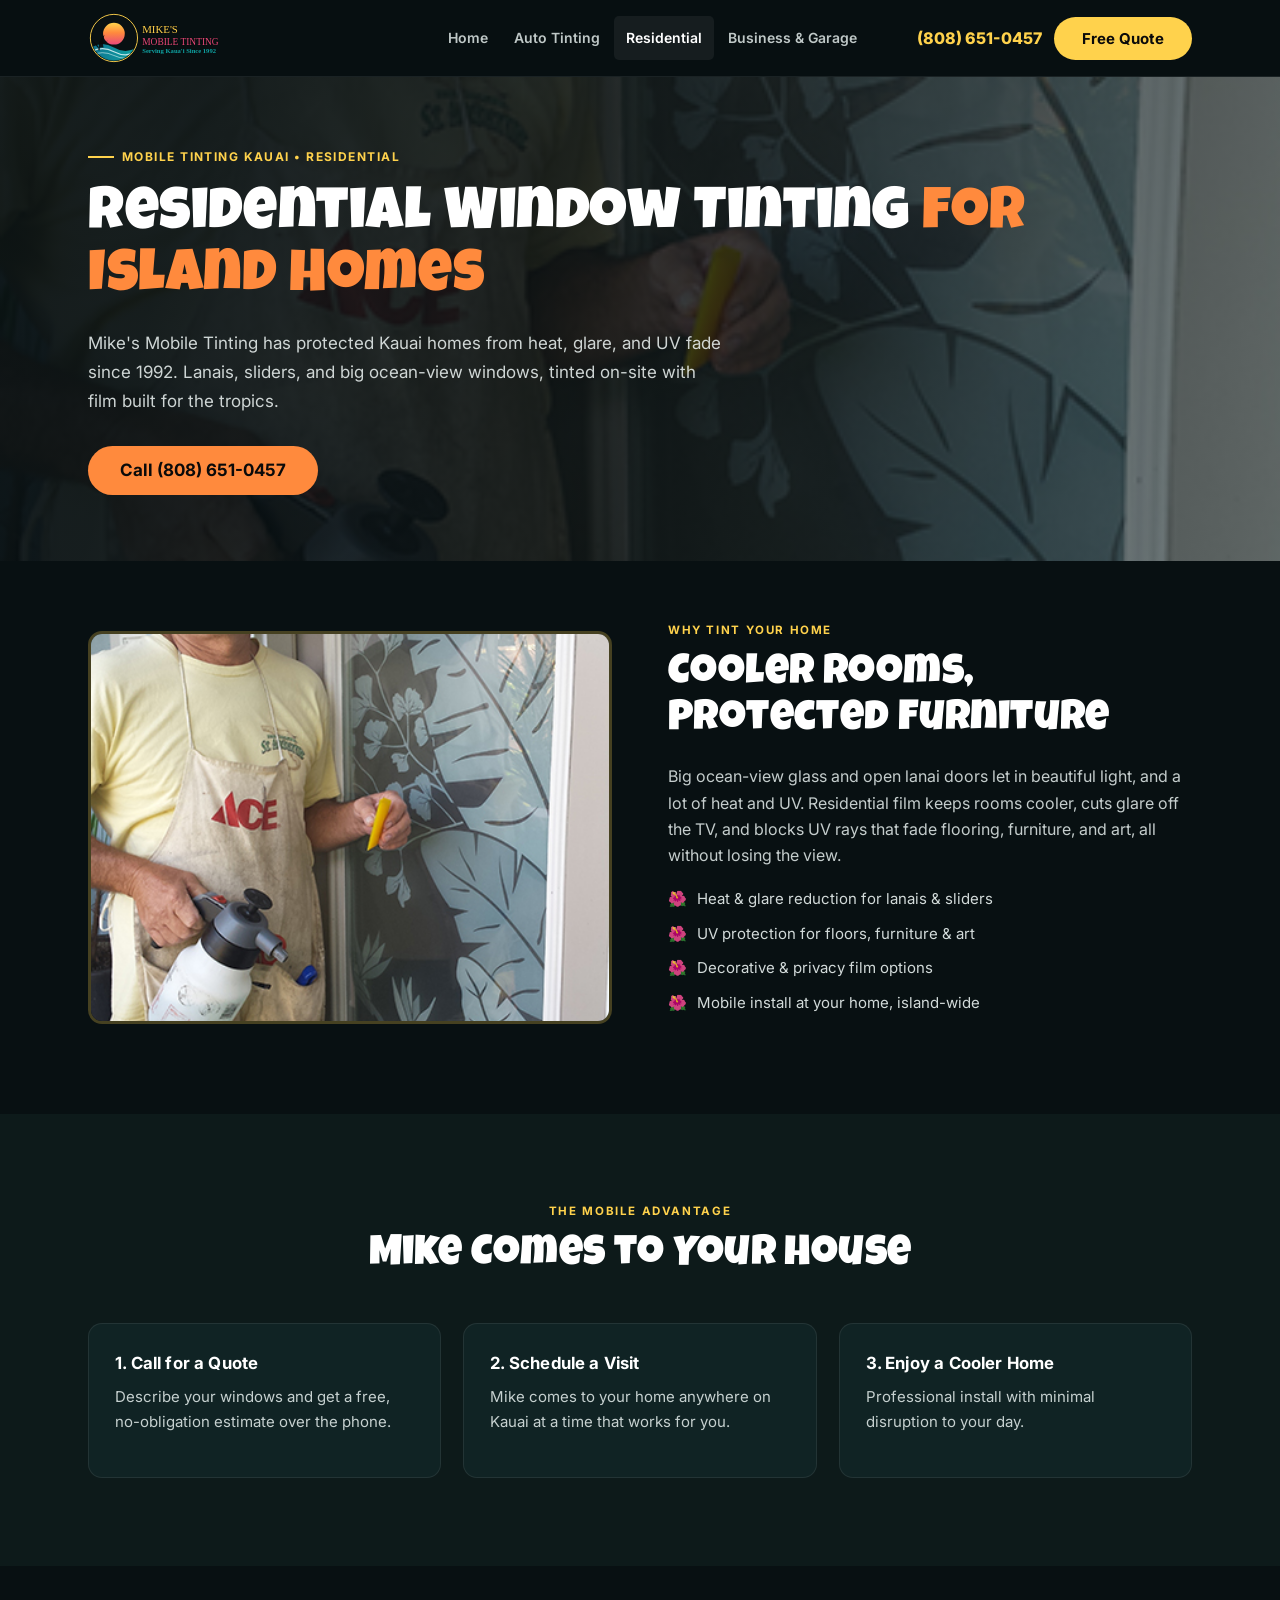
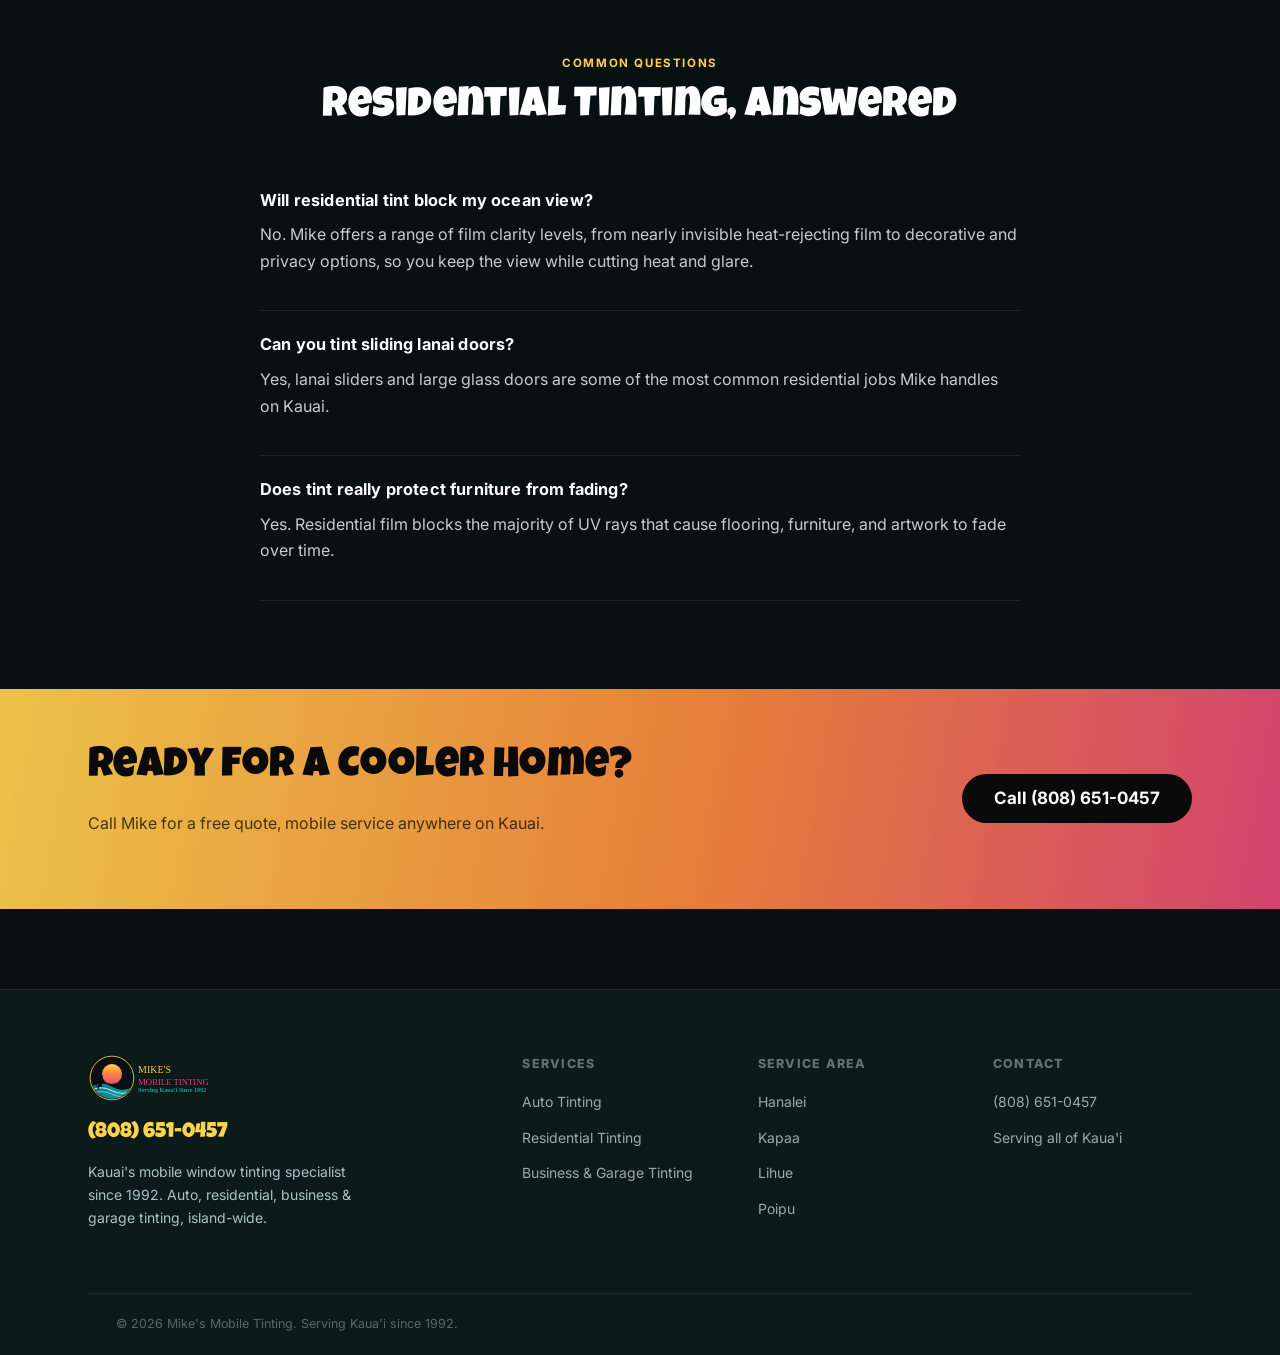
<file: services/residential-window-tinting.html>
<!DOCTYPE html>
<html lang="en">
<head>
<meta charset="UTF-8">
<meta name="viewport" content="width=device-width, initial-scale=1.0">
<title>Residential Window Tinting Kauai | Mike's Mobile Tinting</title>
<meta name="description" content="Residential window tinting for Kauai homes. Cut heat and UV on lanais, sliders and ocean-view glass. Mobile install island-wide. Free quote: (808) 651-0457.">
<link rel="canonical" href="https://mikesmobiletinting.com/services/residential-window-tinting.html">
<link rel="icon" type="image/svg+xml" href="/images/logo.svg">
<link rel="preconnect" href="https://fonts.googleapis.com">
<link rel="preconnect" href="https://fonts.gstatic.com" crossorigin>
<link href="https://fonts.googleapis.com/css2?family=Luckiest+Guy&family=Dancing+Script:wght@600;700&family=Inter:wght@400;500;600;700;800&display=swap" rel="stylesheet">
<link rel="stylesheet" href="/css/site.css">
<script type="application/ld+json">{"@context":"https://schema.org","@type":"Service","serviceType":"Residential Window Tinting","provider":{"@type":"LocalBusiness","name":"Mike's Mobile Tinting","telephone":"+18086510457"},"areaServed":"Kauai, Hawaii"}</script>
</head>
<body>

<nav class="nav">
  <div class="container nav-inner">
    <a href="/" class="logo"><img src="/images/logo.svg" alt="Mike's Mobile Tinting - Kauai"></a>
    <div class="nav-menu">
      <a href="/" class="nav-link">Home</a>
      <a href="/services/auto-window-tinting.html" class="nav-link">Auto Tinting</a>
      <a href="/services/residential-window-tinting.html" class="nav-link active">Residential</a>
      <a href="/services/commercial-garage-tinting.html" class="nav-link">Business &amp; Garage</a>
    </div>
    <div class="nav-right">
      <a href="tel:+18086510457" class="nav-phone">(808) 651-0457</a>
      <a href="tel:+18086510457" class="btn btn-gold">Free Quote</a>
    </div>
    <button class="menu-toggle" onclick="document.querySelector('.mobile-menu').classList.toggle('open')"><span></span><span></span><span></span></button>
  </div>
  <div class="mobile-menu">
    <a href="/" class="mob-link">Home</a>
    <a href="/services/auto-window-tinting.html" class="mob-link">Auto Tinting</a>
    <a href="/services/residential-window-tinting.html" class="mob-link">Residential Tinting</a>
    <a href="/services/commercial-garage-tinting.html" class="mob-link">Business &amp; Garage Tinting</a>
    <a href="tel:+18086510457" class="mob-phone">&#128222; (808) 651-0457</a>
  </div>
</nav>

<main>

<section class="hero" style="padding-bottom:40px">
  <div class="hero-bg" style="background-image:url('/images/mike-residential-tint-kauai.jpg')"></div>
  <div class="hero-overlay"></div>
  <div class="container hero-in">
    <div class="eyebrow"><span></span>Mobile Tinting Kauai &bull; Residential</div>
    <h1>Residential Window Tinting <span class="hl">for Island Homes</span></h1>
    <p class="hero-sub">Mike's Mobile Tinting has protected Kauai homes from heat, glare, and UV fade since 1992. Lanais, sliders, and big ocean-view windows, tinted on-site with film built for the tropics.</p>
    <div class="hero-btns">
      <a href="tel:+18086510457" class="btn btn-sunset btn-lg">Call (808) 651-0457</a>
    </div>
  </div>
</section>

<section class="service-block" style="padding:60px 0 80px">
  <div class="container">
    <div class="grid2">
      <div class="photo">
        <img src="/images/mike-residential-tint-kauai.jpg" alt="Mike's Mobile Tinting installing residential window film for a Kauai home" loading="lazy">
      </div>
      <div>
        <span class="eyebrow-sm">Why Tint Your Home</span>
        <h2>Cooler Rooms, Protected Furniture</h2>
        <p>Big ocean-view glass and open lanai doors let in beautiful light, and a lot of heat and UV. Residential film keeps rooms cooler, cuts glare off the TV, and blocks UV rays that fade flooring, furniture, and art, all without losing the view.</p>
        <ul class="checks">
          <li>Heat &amp; glare reduction for lanais &amp; sliders</li>
          <li>UV protection for floors, furniture &amp; art</li>
          <li>Decorative &amp; privacy film options</li>
          <li>Mobile install at your home, island-wide</li>
        </ul>
      </div>
    </div>
  </div>
</section>

<section class="section" style="background:var(--bg1)">
  <div class="container">
    <div style="text-align:center;margin-bottom:44px">
      <span class="eyebrow-sm">The Mobile Advantage</span>
      <h2>Mike Comes to Your House</h2>
    </div>
    <div class="grid3">
      <div class="card"><h4>1. Call for a Quote</h4><p style="font-size:.9375rem">Describe your windows and get a free, no-obligation estimate over the phone.</p></div>
      <div class="card"><h4>2. Schedule a Visit</h4><p style="font-size:.9375rem">Mike comes to your home anywhere on Kauai at a time that works for you.</p></div>
      <div class="card"><h4>3. Enjoy a Cooler Home</h4><p style="font-size:.9375rem">Professional install with minimal disruption to your day.</p></div>
    </div>
  </div>
</section>

<section class="section">
  <div class="container">
    <div style="text-align:center;margin-bottom:36px">
      <span class="eyebrow-sm">Common Questions</span>
      <h2>Residential Tinting, Answered</h2>
    </div>
    <div style="max-width:760px;margin:0 auto">
      <div class="faq-item"><h4>Will residential tint block my ocean view?</h4><p>No. Mike offers a range of film clarity levels, from nearly invisible heat-rejecting film to decorative and privacy options, so you keep the view while cutting heat and glare.</p></div>
      <div class="faq-item"><h4>Can you tint sliding lanai doors?</h4><p>Yes, lanai sliders and large glass doors are some of the most common residential jobs Mike handles on Kauai.</p></div>
      <div class="faq-item"><h4>Does tint really protect furniture from fading?</h4><p>Yes. Residential film blocks the majority of UV rays that cause flooring, furniture, and artwork to fade over time.</p></div>
    </div>
  </div>
</section>

<section class="cta-strip">
  <div class="container" style="display:flex;justify-content:space-between;align-items:center;flex-wrap:wrap;gap:24px">
    <div>
      <h2>Ready for a Cooler Home?</h2>
      <p>Call Mike for a free quote, mobile service anywhere on Kauai.</p>
    </div>
    <div style="display:flex;gap:12px;flex-wrap:wrap">
      <a href="tel:+18086510457" class="btn btn-dark btn-lg">Call (808) 651-0457</a>
    </div>
  </div>
</section>

</main>

<footer class="footer">
  <div class="container">
    <div class="footer-inner">
      <div class="footer-brand">
        <img src="/images/logo.svg" alt="Mike's Mobile Tinting">
        <span class="footer-phone">(808) 651-0457</span>
        <p>Kauai's mobile window tinting specialist since 1992. Auto, residential, business &amp; garage tinting, island-wide.</p>
      </div>
      <div class="footer-col">
        <h4>Services</h4>
        <ul>
          <li><a href="/services/auto-window-tinting.html">Auto Tinting</a></li>
          <li><a href="/services/residential-window-tinting.html">Residential Tinting</a></li>
          <li><a href="/services/commercial-garage-tinting.html">Business &amp; Garage Tinting</a></li>
        </ul>
      </div>
      <div class="footer-col">
        <h4>Service Area</h4>
        <ul>
          <li><a href="#">Hanalei</a></li>
          <li><a href="#">Kapaa</a></li>
          <li><a href="#">Lihue</a></li>
          <li><a href="#">Poipu</a></li>
        </ul>
      </div>
      <div class="footer-col">
        <h4>Contact</h4>
        <ul>
          <li><a href="tel:+18086510457">(808) 651-0457</a></li>
          <li><a href="#">Serving all of Kaua'i</a></li>
        </ul>
      </div>
    </div>
    <div class="footer-bottom">
      <div class="container footer-bottom-inner">
        <span>&copy; 2026 Mike's Mobile Tinting. Serving Kaua'i since 1992.</span>
      </div>
    </div>
  </div>
</footer>

<div class="sticky-cta">
  <a href="tel:+18086510457" class="btn btn-gold">Call (808) 651-0457</a>
</div>

</body>
</html>
</file>
<file: css/site.css>
*,*::before,*::after{box-sizing:border-box;margin:0;padding:0}
html{scroll-behavior:smooth;-webkit-text-size-adjust:100%}
body{background:#081012;color:#eef6f5;font-family:'Inter',sans-serif;line-height:1.65;-webkit-font-smoothing:antialiased;overflow-x:hidden}
img{display:block;max-width:100%;height:auto}
a{color:inherit;text-decoration:none}
:root{--gold:#FFD24C;--sunset:#FF8A3D;--pink:#E8497A;--teal:#0FA3A3;--teal-dk:#0a6e6e;--bg0:#081012;--bg1:#0d1a1a;--bg2:#102324;--bg3:#163232;--border:rgba(255,255,255,.08);--muted:#a9c4c2}
.container{max-width:1160px;margin:0 auto;padding:0 28px}
.section{padding:88px 0}
h1,h2,h3,h4{font-family:'Luckiest Guy','Anton',sans-serif;font-weight:400;letter-spacing:.01em;color:#fff}
.script{font-family:'Dancing Script',cursive}
.btn{display:inline-flex;align-items:center;gap:8px;font-weight:700;font-size:.9375rem;padding:14px 28px;border-radius:30px;border:none;cursor:pointer;transition:all .15s;text-decoration:none;line-height:1;white-space:nowrap}
.btn:hover{transform:translateY(-2px);box-shadow:0 8px 28px rgba(0,0,0,.5)}
.btn-gold{background:var(--gold);color:#0a0a0a}
.btn-gold:hover{background:#ffe08a}
.btn-sunset{background:var(--sunset);color:#0a0a0a}
.btn-sunset:hover{background:#ffab6b}
.btn-ghost{background:transparent;color:#fff;border:2px solid rgba(255,255,255,.28)}
.btn-ghost:hover{border-color:#fff;background:rgba(255,255,255,.05)}
.btn-lg{font-size:1.0625rem;padding:16px 32px}
/* nav */
.nav{position:sticky;top:0;z-index:500;background:rgba(8,16,18,.96);backdrop-filter:blur(14px);border-bottom:1px solid var(--border)}
.nav-inner{display:flex;align-items:center;height:76px;gap:28px}
.logo img{height:52px;width:auto;flex-shrink:0}
.nav-menu{display:flex;align-items:center;gap:2px;margin-left:auto}
.nav-link{display:flex;align-items:center;gap:5px;font-size:.875rem;font-weight:600;color:rgba(238,246,245,.8);padding:10px 12px;border-radius:5px;cursor:pointer;background:none;border:none;font-family:'Inter',sans-serif}
.nav-link:hover,.nav-link.active{color:#fff;background:rgba(255,255,255,.06)}
.nav-right{display:flex;align-items:center;gap:12px;margin-left:20px}
.nav-phone{font-size:1rem;font-weight:800;color:var(--gold);white-space:nowrap}
.menu-toggle{display:none;flex-direction:column;gap:5px;background:none;border:none;cursor:pointer;padding:6px;margin-left:auto}
.menu-toggle span{display:block;width:22px;height:2px;background:#fff}
.mobile-menu{display:none;flex-direction:column;background:var(--bg1);border-top:1px solid var(--border)}
.mobile-menu.open{display:flex}
.mob-link{font-size:.9375rem;color:rgba(238,246,245,.85);padding:11px 24px;border-bottom:1px solid rgba(255,255,255,.05);display:block}
.mob-phone{display:flex;align-items:center;gap:9px;color:var(--gold);font-weight:700;font-size:1.05rem;padding:14px 24px 18px}
@media(max-width:980px){.nav-menu{display:none}.menu-toggle{display:flex}.nav-right .btn{display:none}}
/* hero */
.hero{position:relative;padding:70px 0 60px;overflow:hidden}
.hero-bg{position:absolute;inset:0;background-size:cover;background-position:center}
.hero-overlay{position:absolute;inset:0;background:linear-gradient(105deg,rgba(8,16,18,.94) 15%,rgba(8,16,18,.78) 55%,rgba(10,30,30,.55) 100%)}
.hero-in{position:relative;z-index:2}
.eyebrow{display:flex;align-items:center;gap:8px;font-size:.75rem;font-weight:700;letter-spacing:.12em;text-transform:uppercase;color:var(--gold);margin-bottom:18px}
.eyebrow span{width:26px;height:2px;background:var(--gold);display:block}
h1{font-size:clamp(2.3rem,5vw,3.7rem);line-height:1.05;margin-bottom:20px}
h1 .hl{color:var(--sunset)}
.hero-sub{font-size:1.0625rem;color:rgba(238,246,245,.85);max-width:640px;margin-bottom:30px;line-height:1.7}
.hero-btns{display:flex;flex-wrap:wrap;gap:12px;margin-bottom:26px}
.trust-row{display:flex;flex-wrap:wrap;gap:16px}
.trust-item{display:flex;align-items:center;gap:7px;font-size:.78rem;font-weight:600;color:rgba(238,246,245,.65);letter-spacing:.03em;text-transform:uppercase}
/* content */
.eyebrow-sm{font-size:.72rem;font-weight:700;letter-spacing:.14em;text-transform:uppercase;color:var(--gold);margin-bottom:12px;display:block}
h2{font-size:clamp(1.9rem,3.4vw,2.6rem);margin-bottom:20px;line-height:1.1}
h3{font-size:1.35rem;margin-bottom:12px;color:#fff}
h4{font-family:'Inter',sans-serif;font-weight:700;font-size:1.05rem;color:#fff;margin-bottom:8px}
p{color:rgba(238,246,245,.82);margin-bottom:16px;font-size:1rem}
.card{background:var(--bg2);border:1px solid var(--border);border-radius:14px;padding:26px}
.grid2{display:grid;grid-template-columns:1fr 1fr;gap:56px;align-items:center}
.grid3{display:grid;grid-template-columns:repeat(3,1fr);gap:22px}
.grid4{display:grid;grid-template-columns:repeat(4,1fr);gap:18px}
@media(max-width:900px){.grid2{grid-template-columns:1fr;gap:32px}.grid3{grid-template-columns:1fr}.grid4{grid-template-columns:1fr 1fr}}
.photo{border-radius:14px;overflow:hidden;aspect-ratio:4/3;border:3px solid rgba(255,210,76,.25)}
.photo img{width:100%;height:100%;object-fit:cover}
.checks{list-style:none;display:flex;flex-direction:column;gap:10px;margin:18px 0}
.checks li{display:flex;gap:10px;color:rgba(238,246,245,.88);font-size:.9375rem}
.checks li::before{content:'\1F33A';filter:none}
/* faq */
.faq-item{border-bottom:1px solid var(--border);padding:20px 0}
.faq-item h4{font-family:'Inter',sans-serif;font-size:1.02rem;color:#fff;margin-bottom:8px}
/* areas */
.area-grid{display:flex;flex-wrap:wrap;gap:10px}
.area-pill{background:var(--bg2);border:1px solid var(--border);border-radius:30px;padding:10px 18px;font-size:.875rem;font-weight:600;color:rgba(238,246,245,.8)}
.area-pill:hover{border-color:rgba(255,210,76,.5);color:#fff}
/* how it works */
.how-it-works{background:linear-gradient(rgba(8,16,18,.92),rgba(8,16,18,.92)),url('/images/mike-tinting-truck-kauai.jpg');background-size:cover;background-position:center;background-repeat:no-repeat}
/* cta strip */
.cta-strip{background:linear-gradient(100deg,rgba(255,210,76,.92),rgba(255,138,61,.9) 55%,rgba(232,73,122,.9));padding:56px 0}
.cta-strip h2{color:#0a0a0a}
.cta-strip p{color:rgba(10,10,10,.75)}
.btn-dark{background:#0a0a0a;color:#fff}
.btn-dark:hover{background:#1a1a1a}
/* footer */
.footer{background:var(--bg1);border-top:1px solid var(--border);padding:64px 0 0;margin-top:80px}
.footer-inner{display:grid;grid-template-columns:2fr 1fr 1fr 1fr;gap:36px;margin-bottom:48px}
.footer-brand img{height:48px;margin-bottom:14px}
.footer-brand p{font-size:.875rem;color:var(--muted);max-width:280px}
.footer-phone{font-family:'Luckiest Guy',sans-serif;font-size:1.3rem;color:var(--gold);display:block;margin:10px 0}
.footer-col h4{font-family:'Inter',sans-serif;font-weight:800;font-size:.78rem;letter-spacing:.1em;text-transform:uppercase;color:rgba(238,246,245,.4);margin-bottom:14px}
.footer-col ul{list-style:none;display:flex;flex-direction:column;gap:9px}
.footer-col ul li a{font-size:.875rem;color:rgba(238,246,245,.65)}
.footer-col ul li a:hover{color:#fff}
.footer-bottom{border-top:1px solid var(--border);padding:20px 0;margin-top:10px}
.footer-bottom-inner{display:flex;justify-content:space-between;gap:16px;flex-wrap:wrap;font-size:.78rem;color:rgba(238,246,245,.35)}
@media(max-width:900px){.footer-inner{grid-template-columns:1fr 1fr;gap:28px}}
/* sticky mobile cta */
.sticky-cta{position:fixed;left:0;right:0;bottom:0;z-index:400;background:var(--bg1);border-top:1px solid var(--border);padding:10px 16px;display:none;gap:10px}
@media(max-width:760px){.sticky-cta{display:flex}body{padding-bottom:64px}}
.sticky-cta a{flex:1;text-align:center}
.gallery-grid{display:grid;grid-template-columns:repeat(2,1fr);gap:14px}
.gallery-grid img{border-radius:12px;aspect-ratio:3/4;object-fit:cover;border:3px solid rgba(255,210,76,.2)}
</file>
